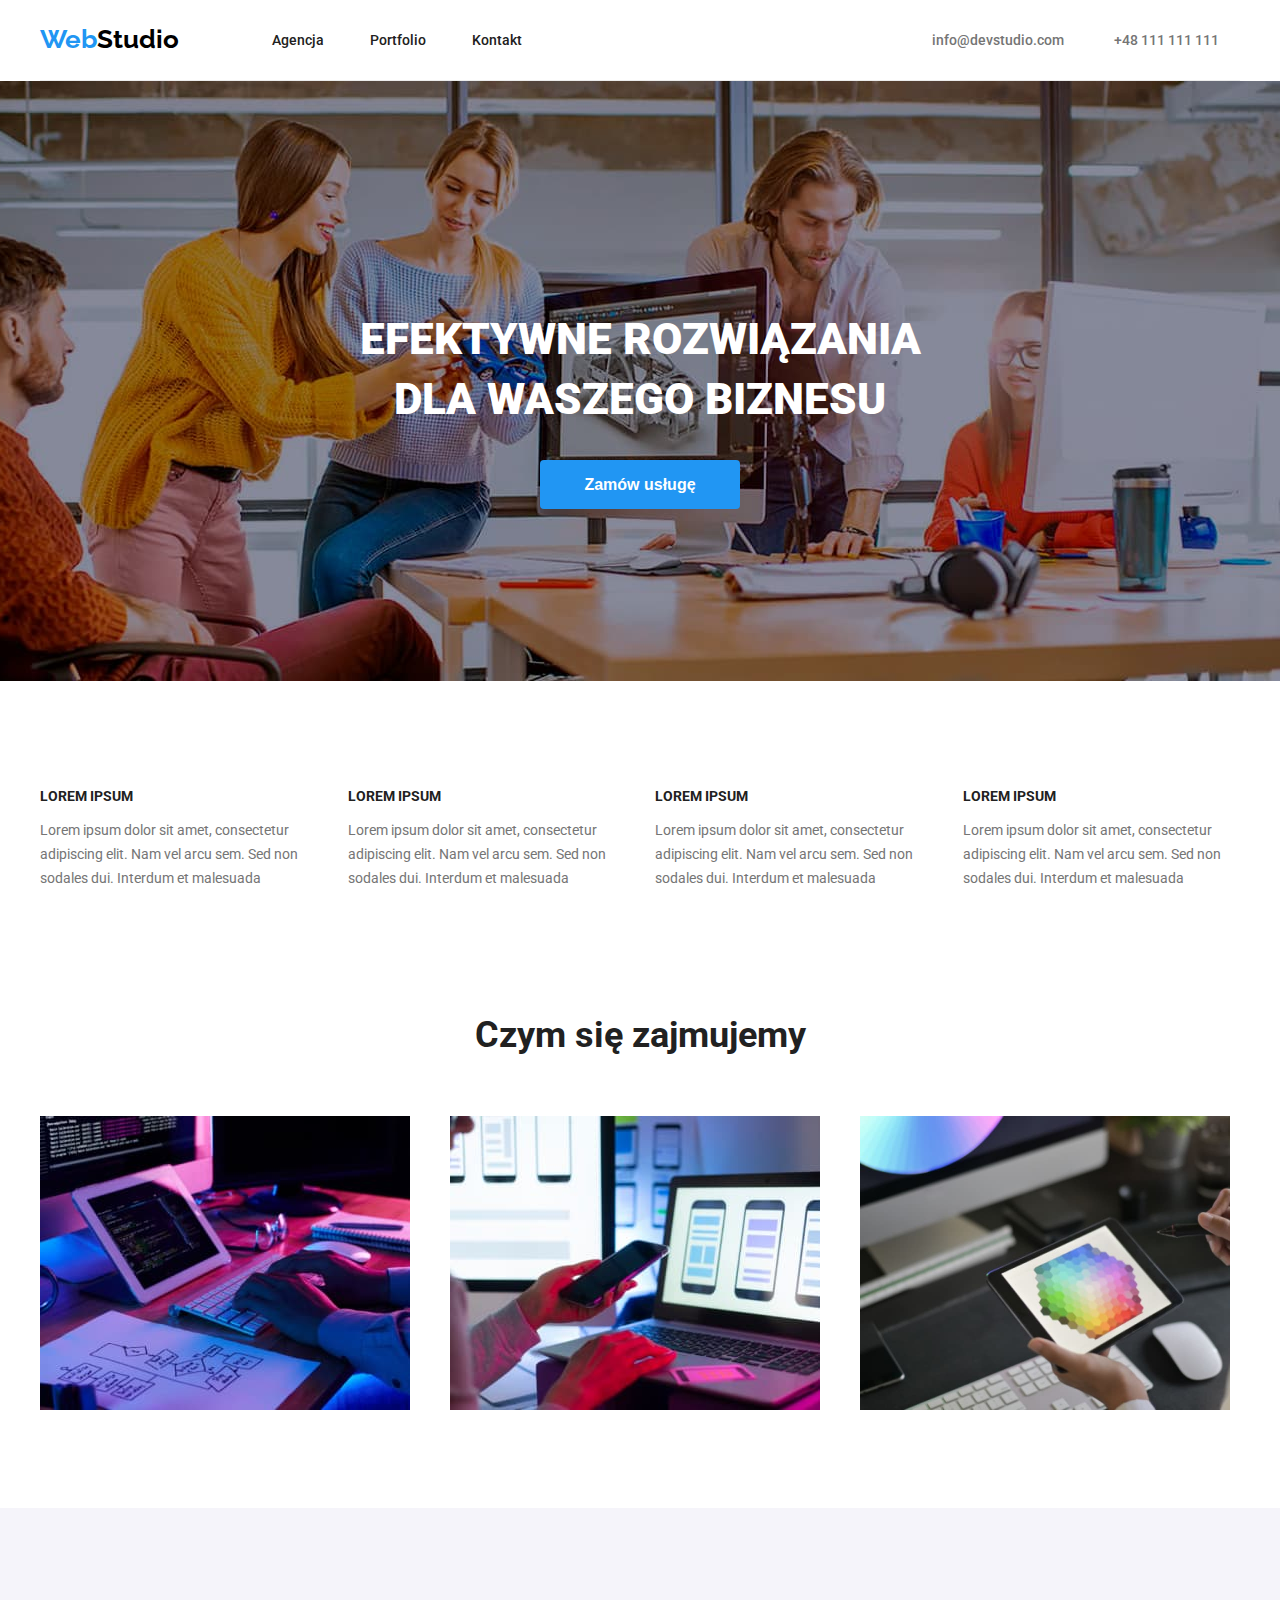
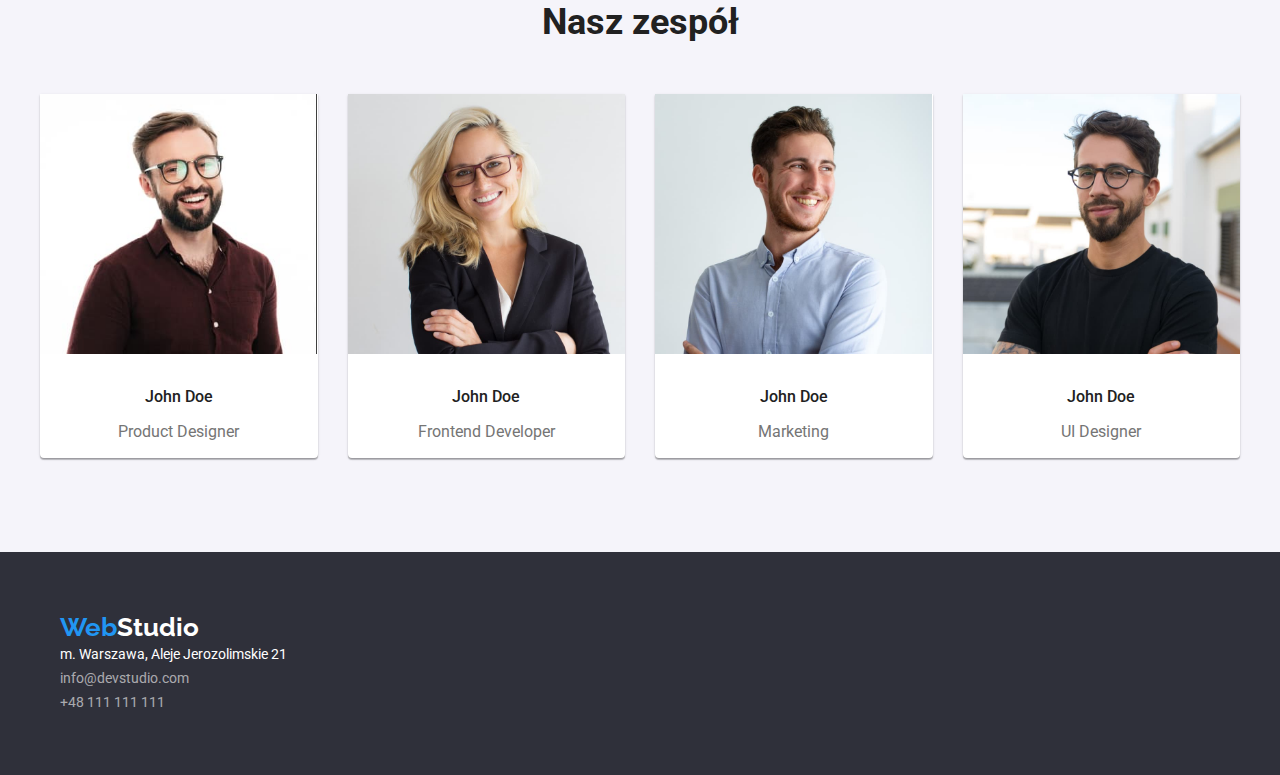
<file: index.html>
<!DOCTYPE html>
<html lang="en">
  <head>
    <meta charset="UTF-8" />
    <meta http-equiv="X-UA-Compatible" content="IE=edge" />
    <meta name="viewport" content="width=device-width, initial-scale=1.0" />
    <title>Studio</title>
    <link rel="stylesheet" href="./css/styles.css" />
    <link rel="preconnect" href="https://fonts.googleapis.com" />
    <link rel="preconnect" href="https://fonts.gstatic.com" crossorigin />
    <link
      href="https://fonts.googleapis.com/css2?family=Roboto:wght@400;500;700;900&display=swap"
      rel="stylesheet"
    />
    <link rel="preconnect" href="https://fonts.googleapis.com" />
    <link rel="preconnect" href="https://fonts.gstatic.com" crossorigin />
    <link
      href="https://fonts.googleapis.com/css2?family=Raleway:wght@700&family=Roboto:wght@400;500;700;900&display=swap"
      rel="stylesheet"
    />
  </head>
  <body>
    <header>
      <div class="container">
        <div class="header-nav">
          <a class="title-discription" href="#WebStudio"
            ><span class="weblogo">Web</span>Studio</a
          >
          <nav>
            <ul class="nav-menu">
              <li>
                <a class="menu-discription" href="./index.html">Agencja</a>
              </li>
              <li>
                <a class="menu-discription" href="./portfolio.html"
                  >Portfolio</a
                >
              </li>

              <li><a class="menu-discription" href="/Kontakt">Kontakt</a></li>
            </ul>
          </nav>
          <ul class="contact-menu">
            <li>
              <a class="contact-discription" href="mailto:info@devstudio.com"
                >info@devstudio.com</a
              >
            </li>
            <li>
              <a class="contact-discription" href="tel:+48111111111"
                >+48 111 111 111</a
              >
            </li>
          </ul>
        </div>
      </div>
    </header>
    <main>
      <section class="frist-section">
        <div class="container">
          <div>
            <h1 class="main-first-discription">
              EFEKTYWNE ROZWIĄZANIA<br />
              DLA WASZEGO BIZNESU
            </h1>
            <button class="first-button" type="button">Zamów usługę</button>
          </div>
        </div>
      </section>

      <section>
        <div class="container">
          <ul class="lorem-content">
            <li class="lorem">
              <h3 class="lorem-title-discription">LOREM IPSUM</h3>
              <p class="lorem-descriptions">
                Lorem ipsum dolor sit amet, consectetur adipiscing elit. Nam vel
                arcu sem. Sed non sodales dui. Interdum et malesuada
              </p>
            </li>
            <li class="lorem">
              <h3 class="lorem-title-discription">LOREM IPSUM</h3>
              <p class="lorem-descriptions">
                Lorem ipsum dolor sit amet, consectetur adipiscing elit. Nam vel
                arcu sem. Sed non sodales dui. Interdum et malesuada
              </p>
            </li>
            <li class="lorem">
              <h3 class="lorem-title-discription">LOREM IPSUM</h3>
              <p class="lorem-descriptions">
                Lorem ipsum dolor sit amet, consectetur adipiscing elit. Nam vel
                arcu sem. Sed non sodales dui. Interdum et malesuada
              </p>
            </li>
            <li class="lorem">
              <h3 class="lorem-title-discription">LOREM IPSUM</h3>
              <p class="lorem-descriptions">
                Lorem ipsum dolor sit amet, consectetur adipiscing elit. Nam vel
                arcu sem. Sed non sodales dui. Interdum et malesuada
              </p>
            </li>
          </ul>
        </div>
      </section>
      <section class="section">
        <div class="container">
          <h2 class="we-discription">Czym się zajmujemy</h2>
          <ul class="photo-first-site">
            <li class="first-photo">
              <img
                src="./images/image.jpg"
                alt="zdjęcie programowania"
                width="370"
                height="294"
              />
            </li>
            <li class="first-photo">
              <img
                src="./images/image2.jpg"
                alt="optymalizacja strony na smartfonie"
                width="370"
                height="294"
              />
            </li>
            <li class="first-photo">
              <img
                src="./images/image3.jpg"
                alt="dodawanie kolorow"
                width="370"
                height="294"
              />
            </li>
          </ul>
        </div>
      </section>
      <section>
        <div class="section team-first-content">
          <div class="container">
            <h2 class="we-discription">Nasz zespół</h2>

            <ul class="team-content">
              <li class="team-element">
                <img
                  src="./images/image4.jpg"
                  alt="John Doe Product Designer"
                  width="277"
                  height="260"
                />
                <div class="name-discripton">
                  John Doe
                  <p class="job-discription">Product Designer</p>
                </div>
              </li>
              <li class="team-element">
                <img
                  src="./images/image6.jpg"
                  alt="John Doe Frontend Developer"
                  width="277"
                  height="260"
                />
                <div class="name-discripton">
                  John Doe
                  <p class="job-discription">Frontend Developer</p>
                </div>
              </li>
              <li class="team-element">
                <img
                  src="./images/image5.jpg"
                  alt="John Doe Marketing"
                  width="277"
                  height="260"
                />
                <div class="name-discripton">
                  John Doe
                  <p class="job-discription">Marketing</p>
                </div>
              </li>
              <li class="team-element">
                <img
                  src="./images/image7.jpg"
                  alt="John UI Designer"
                  width="277"
                  height="260"
                />
                <div class="name-discripton">
                  John Doe
                  <p class="job-discription">UI Designer</p>
                </div>
              </li>
            </ul>
          </div>
        </div>
      </section>
    </main>
    <footer class="footer">
      <div class="container">
        <a class="footer-web-discription" href="#WebStudio"
          ><span class="web">Web</span>Studio</a
        >
        <address>
          <a class="footer-address">m. Warszawa, Aleje Jerozolimskie 21</a>
          <ul class="footer-content">
            <li>
              <a class="footer-contact" href="mailto:info@devstudio.com"
                >info@devstudio.com</a
              >
            </li>
            <li>
              <a class="footer-contact" href="tel:+48111111111"
                >+48 111 111 111</a
              >
            </li>
          </ul>
        </address>
      </div>
    </footer>
  </body>
</html>
</file>
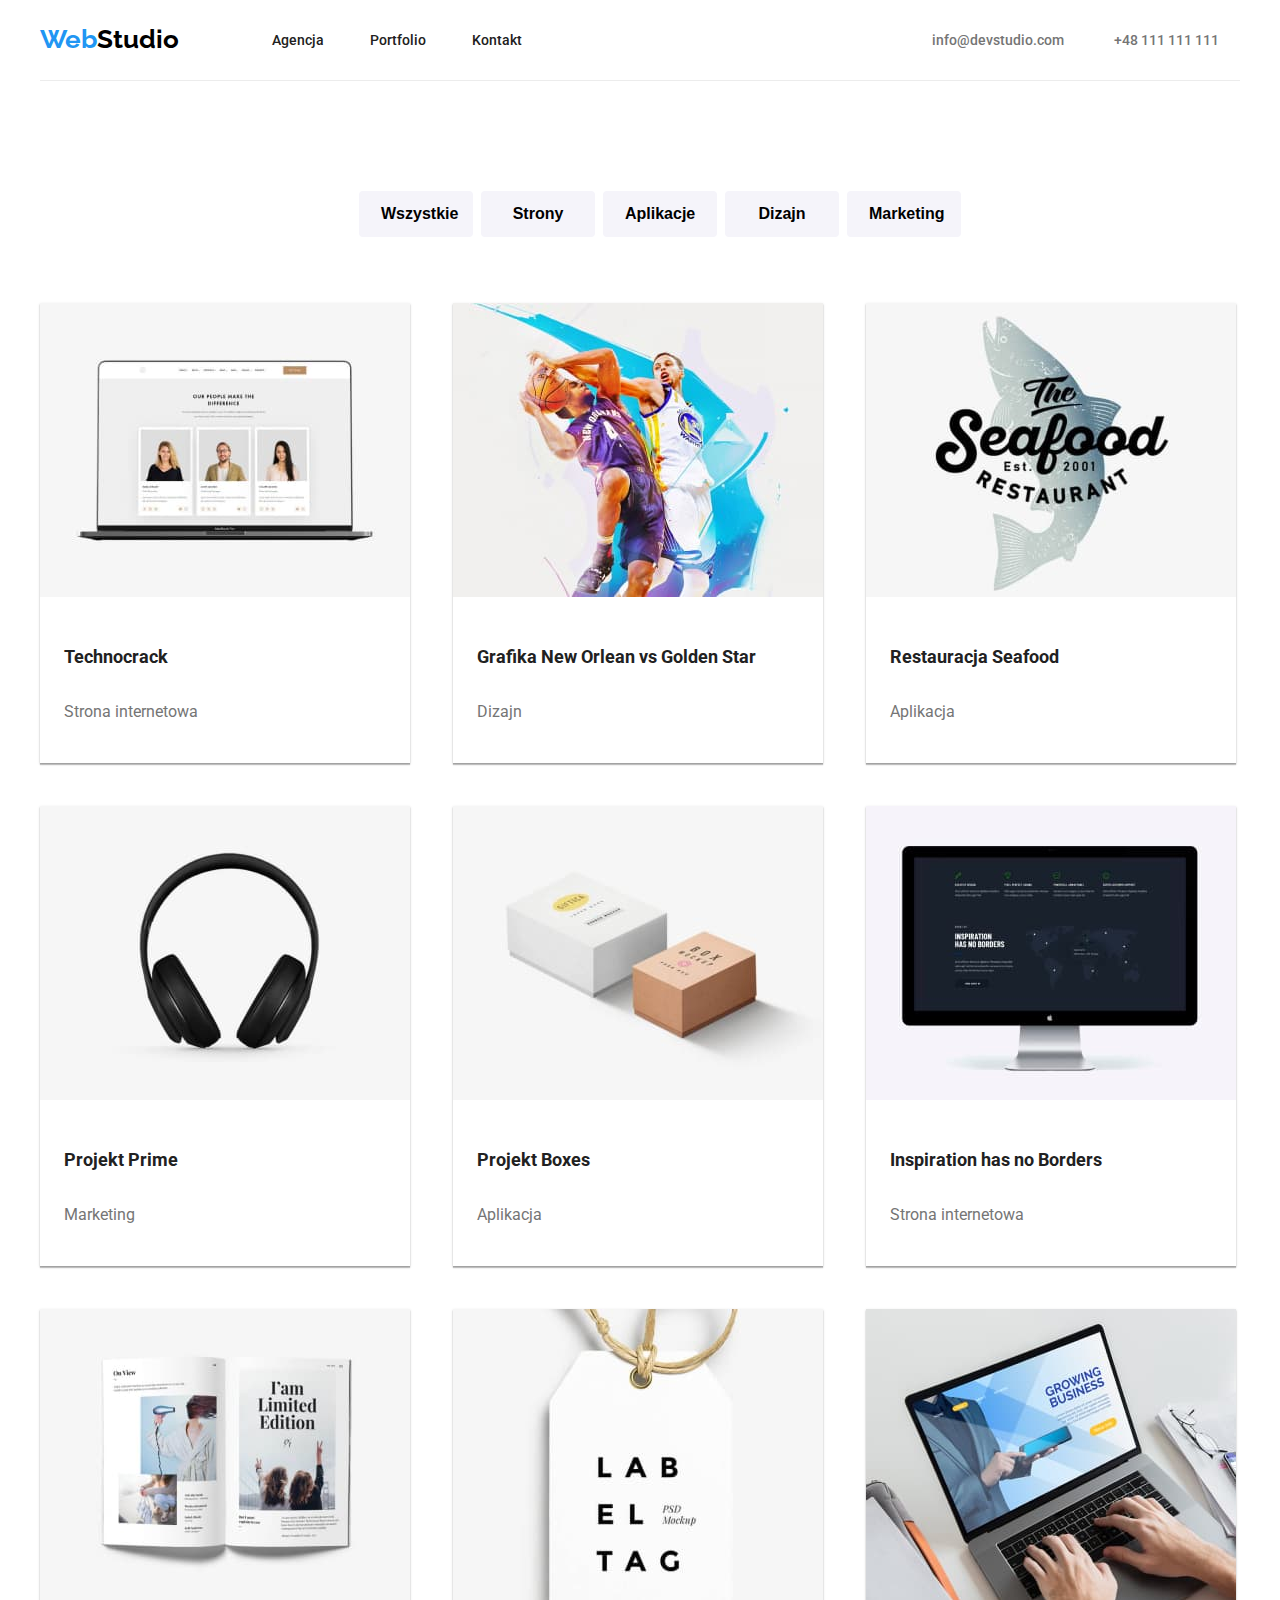
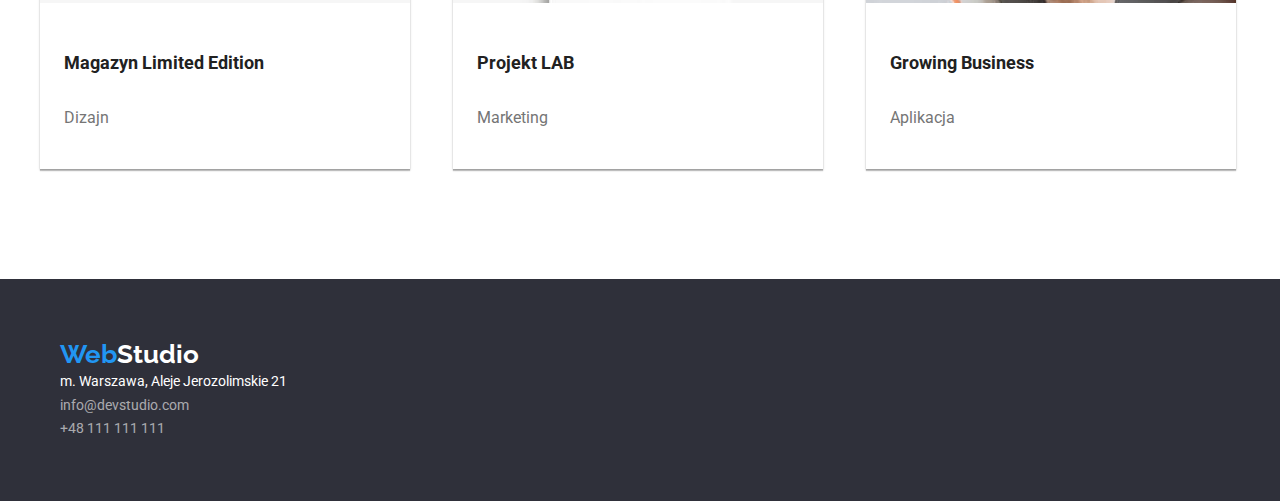
<file: portfolio.html>
<!DOCTYPE html>
<html lang="en">
  <head>
    <meta charset="UTF-8" />
    <meta http-equiv="X-UA-Compatible" content="IE=edge" />
    <meta name="viewport" content="width=device-width, initial-scale=1.0" />
    <title>Portfolio</title>
    <link rel="stylesheet" href="./css/styles.css" />
    <link rel="preconnect" href="https://fonts.googleapis.com" />
    <link rel="preconnect" href="https://fonts.gstatic.com" crossorigin />
    <link
      href="https://fonts.googleapis.com/css2?family=Roboto:wght@400;500;700;900&display=swap"
      rel="stylesheet"
    />
    <link rel="preconnect" href="https://fonts.googleapis.com" />
    <link rel="preconnect" href="https://fonts.gstatic.com" crossorigin />
    <link
      href="https://fonts.googleapis.com/css2?family=Raleway:wght@700&family=Roboto:wght@400;500;700;900&display=swap"
      rel="stylesheet"
    />
  </head>
  <body>
    <header class="header-description">
      <div class="container">
        <div class="header-nav">
          <a class="title-discription" href="#WebStudio"
            ><span class="weblogo">Web</span>Studio</a
          >
          <nav>
            <ul class="nav-menu">
              <li>
                <a class="menu-discription" href="./index.html">Agencja</a>
              </li>
              <li>
                <a class="menu-discription" href="./portfolio.html"
                  >Portfolio</a
                >
              </li>

              <li><a class="menu-discription" href="/Kontakt">Kontakt</a></li>
            </ul>
          </nav>
          <ul class="contact-menu">
            <li>
              <a class="contact-discription" href="mailto:info@devstudio.com"
                >info@devstudio.com</a
              >
            </li>
            <li>
              <a class="contact-discription" href="tel:+48111111111"
                >+48 111 111 111</a
              >
            </li>
          </ul>
        </div>
      </div>
    </header>
    <main>
      <section>
        <div class="container">
          <ul class="button-content">
            <li>
              <button class="button-disription" type="button">Wszystkie</button>
            </li>
            <li>
              <button class="button-disription" type="button">Strony</button>
            </li>
            <li>
              <button class="button-disription" type="button">Aplikacje</button>
            </li>
            <li>
              <button class="button-disription" type="button">Dizajn</button>
            </li>
            <li>
              <button class="button-disription" type="button">Marketing</button>
            </li>
          </ul>
        </div>
      </section>
      <section>
        <div class="container">
          <ul class="work-progres">
            <li class="work-content">
              <img
                src="./images/image1portfolio.jpg"
                alt="przykladnowa strona internetowa"
                width="370"
                height="294"
              />
              <div>
                <h3 class="project-name">Technocrack</h3>
                <p class="project-discription">Strona internetowa</p>
              </div>
            </li>
            <li class="work-content">
              <img
                src="./images/image2portfolio.jpg"
                alt="Grafika New Orlean vs Golden Star"
                width="370"
                height="294"
              />
              <div>
                <h3 class="project-name">Grafika New Orlean vs Golden Star</h3>
                <p class="project-discription">Dizajn</p>
              </div>
            </li class="work-content">
            <li class="work-content">
              <img
                src="./images/image3portfolio.jpg"
                alt="Aplikacja Restauracja Seafood"
                width="370"
                height="294"
              />
              <div>
                <h3 class="project-name">Restauracja Seafood</h3>
                <p class="project-discription">Aplikacja</p>
              </div>
            </li class="work-content">
            <li class="work-content">
              <img
                src="./images/image4portfolio.jpg"
                alt="Marketing Projekt Prime"
                width="370"
                height="294"
              />
              <div>
                <h3 class="project-name">Projekt Prime</h3>
                <p class="project-discription">Marketing</p>
              </div>
            </li>
            <li class="work-content">
              <img
                src="./images/image5portfolio.jpg"
                alt="Aplikacja Projekt Boxes"
                width="370"
                height="294"
              />
              <div>
                <h3 class="project-name">Projekt Boxes</h3>
                <p class="project-discription">Aplikacja</p>
              </div>
            </li>
            <li class="work-content">
              <img
                src="./images/image6portfolio.jpg"
                alt="Strona internetowa Inspiration has no Borders"
                width="370"
                height="294"
              />
              <div>
                <h3 class="project-name">Inspiration has no Borders</h3>
                <p class="project-discription">Strona internetowa</p>
              </div>
            </li>
            <li class="work-content">
              <img
                src="./images/image7portfolio.jpg"
                alt="Designe Magazyn Limited Edition"
                width="370"
                height="294"
              />
              <div>
                <h3 class="project-name">Magazyn Limited Edition</h3>
                <p class="project-discription">Dizajn</p>
              </div>
            </li>
            <li class="work-content">
              <img
                src="./images/image8portfolio.jpg"
                alt="marketing Projekt LAB"
                width="370"
                height="294"
              />
              <div>
                <h3 class="project-name">Projekt LAB</h3>
                <p class="project-discription">Marketing</p>
              </div>
            </li>
            <li class="work-content">
              <img
                src="./images/image9portoflio.jpg"
                alt="aplikacja Growing Business"
                width="370"
                height="294"
              />
              <div>
                <h3 class="project-name">Growing Business</h3>
                <p class="project-discription">Aplikacja</p>
              </div>
            </li>
          </ul>
        </div>
      </section>
    </main>
    <footer class="footer">
      <div class="container">
        <div class="footer-discriptions">
          <a class="footer-web-discription" href="#WebStudio"
            ><span class="web">Web</span>Studio</a
          >
          <address>
            <a class="footer-address">m. Warszawa, Aleje Jerozolimskie 21</a>
            <ul class="footer-content">
              <li>
                <a class="footer-contact" href="mailto:info@devstudio.com"
                  >info@devstudio.com</a
                >
              </li>
              <li>
                <a class="footer-contact" href="tel:+48111111111"
                  >+48 111 111 111</a
                >
              </li>
            </ul>
          </address>
        </div>
      </div>
    </footer>
  </body>
</html>
</file>
<file: css/styles.css>
body {
  font-family: "Roboto", sans-serif;
  color: #212121;
  margin: 0px;
}
:root {
  --hover-color: #2196f3;
  --footer-color: #ffffff;
  --logo-color: #000000;
  --menu-color: #212121;
  --contact-color: #757575;
  --footer-contact-color: #ffffff99;
  --background-color: #2f303a;
  --button-bacground-color: #f5f4fa;
  --projectname-color: #212121;
}
.container {
  width: 100%;
  max-width: 1200px;
  margin: 0 auto;
}
.header-nav {
  display: flex;
  align-items: center;
  border-bottom: 1px solid #ececec;
}

.contact-menu {
  display: flex;
  justify-content: space-between;
  gap: 50px;
  list-style-type: none;
  margin-left: 370px;
}
.nav-menu {
  display: flex;
  justify-content: space-between;
  padding: 0;
  gap: 46px;
  margin-left: 93px;
  list-style-type: none;
}
.hidden-thing {
  position: aboslute;
  visibility: hidden;
  pointer-events: none;
  opacity: 0;
}
.title-discription {
  text-decoration: none;
  font-family: "Raleway";
  color: var(--logo-color);
  font-weight: 700;
  font-weight: 700;
  font-size: 26px;
  line-height: 1.19;
  padding: 24px 0 25px;
}
.weblogo {
  color: var(--hover-color);
}
.web {
  color: var(--hover-color);
}
.menu-discription {
  color: var(--menu-color);
  text-decoration: none;
  font-weight: 500;
  font-size: 14px;
  line-height: 1.14;
  cursor: pointer;
  padding: 32px 0 32px;
}
.menu-discription:hover,
.menu-discription:focus {
  color: var(--hover-color);
}
.contact-discription {
  color: var(--contact-color);
  text-decoration: none;
  font-weight: 500;
  font-size: 14px;
  line-height: 1.14;
  padding: 32px 0 32px;
}
.contact-discription:hover,
.contact-discription:focus {
  color: var(--hover-color);
}
.frist-section {
  background-image: url(../images/background.jpg);
  display: flex;
  align-items: center;
  height: 600px;
  margin-left: auto;
  margin-right: auto;
  text-align: center;
  flex-direction: column;
  background-size: cover;
  background-position: center;
}

.first-button {
  width: 200px;
  left: 700px;
  top: 430px;
  font-weight: 700;
  font-size: 16px;
  line-height: 1.87;
  color: var(--footer-color);
  background-color: var(--hover-color);
  cursor: pointer;
  border-radius: 4px;
  border: none;
  padding: 10px 41px;
}
.main-first-discription {
  color: var(--footer-color);
  font-weight: 900;
  font-size: 44px;
  line-height: 1.36;
  text-align: center;
  text-transform: uppercase;
  padding-top: 10%;
  padding-top: 200px;
}

.button-disription {
  background-color: var(--button-bacground-color);
  font-weight: 700;
  font-size: 16px;
  line-height: 26px;
  width: 114px;
  border-radius: 4px;
  cursor: pointer;
  text-align: center;
  border-radius: 4px;
  border: 0;
  padding: 10px 22px;
}
.button-content {
  display: flex;
  list-style: none;
  justify-content: center;
  gap: 8px;
  padding-top: 94px;
  padding-bottom: 50px;
}
.button-disription:hover,
.button-disription:focus {
  background-color: var(--hover-color);
  color: var(--footer-color);
}
.lorem-content {
  display: flex;
  gap: 30px;
  list-style: none;
  margin-top: 94px;
  padding-left: 0;
}
.lorem-title-discription {
  font-weight: 700;
  font-size: 14px;
  line-height: 1.14;
}

.lorem-descriptions {
  color: var(--contact-color);
  font-size: 14px;
  line-height: 1.71;
}
.we-discription {
  font-weight: 700;
  font-size: 36px;
  line-height: 1.16;
  text-align: center;
  margin: auto;
  padding-bottom: 50px;
}
.section {
  padding: 94px 0;
}

.photo-first-site {
  display: flex;
  list-style: none;
  margin-top: 50px;
  gap: 30px;
  justify-content: space-between;
  margin: 0;
  padding-left: 0;
  margin-top: 10px;
}

.team-content {
  display: flex;
  list-style: none;
  margin-top: 50px;
  gap: 30px;
  justify-content: space-between;
  padding-left: 0;
  margin: 0;
}
.lorem {
  width: calc((100% - 3 * 30px) / 4);
}
.team-element {
  width: calc((100% - 3 * 30px) / 4);
  border-radius: 0px 0px 4px 4px;
  box-shadow: 0px 1px 3px rgba(0, 0, 0, 0.12), 0px 1px 1px rgba(0, 0, 0, 0.14),
    0px 2px 1px rgba(0, 0, 0, 0.2);
  background-color: var(--footer-color);
}
.first-photo {
  width: calc((100% - 2 * 30px) / 3);
}
.team-first-content {
  background-color: #f5f4fa;
}
.name-discripton {
  font-weight: 500;
  font-size: 16px;
  line-height: 1.18;
  text-align: center;
  padding-top: 30px;
}
.job-discription {
  color: var(--contact-color);
  font-weight: 400;
  font-size: 16px;
  line-height: 1.18;
}
.footer-content {
  padding: 0;
  margin: 0;
  list-style-type: none;
}
.footer-address {
  color: var(--footer-color);
  font-style: normal;
  font-weight: 400;
  font-size: 14px;
  line-height: 1.71;
  padding-bottom: 9px;
}

.footer-web-discription {
  color: var(--footer-color);
  font-family: "Raleway";
  text-decoration: none;
  font-weight: 700;
  font-size: 26px;
  line-height: 1.19;
  display: flex;
}
.footer {
  background-color: var(--background-color);
  padding: 60px;
}
.footer-contact {
  color: var(--footer-contact-color);
  text-decoration: none;
  font-style: normal;
  font-weight: 400;
  font-size: 14px;
  line-height: 1.71;
}
.footer-contact:hover,
.footer-contact:focus {
  color: var(--hover-color);
}
.project-name {
  color: var(--projectname-color);
  font-weight: 700;
  font-size: 18px;
  line-height: 2;
  padding-left: 24px;
  padding-top: 20px;
}
.project-discription {
  color: var(--contact-color);
  font-size: 16px;
  line-height: 1.87;
  padding-left: 24px;
  padding-top: 4px;
  padding-bottom: 20px;
}
.work-progres {
  display: grid;
  gap: 43px;
  grid-template-columns: 1fr 1fr 1fr;
  grid-template-rows: 1fr 1fr 1fr;
  list-style: none;
  padding-left: 0;
  align-items: center;
  padding-bottom: 94px;
  width: calc((100% - 2 * 30px) / 3);
}
.work-content {
  width: 370px;
  box-shadow: 0px 1px 3px rgba(0, 0, 0, 0.12), 0px 1px 1px rgba(0, 0, 0, 0.14),
    0px 2px 1px rgba(0, 0, 0, 0.2);
}
</file>
